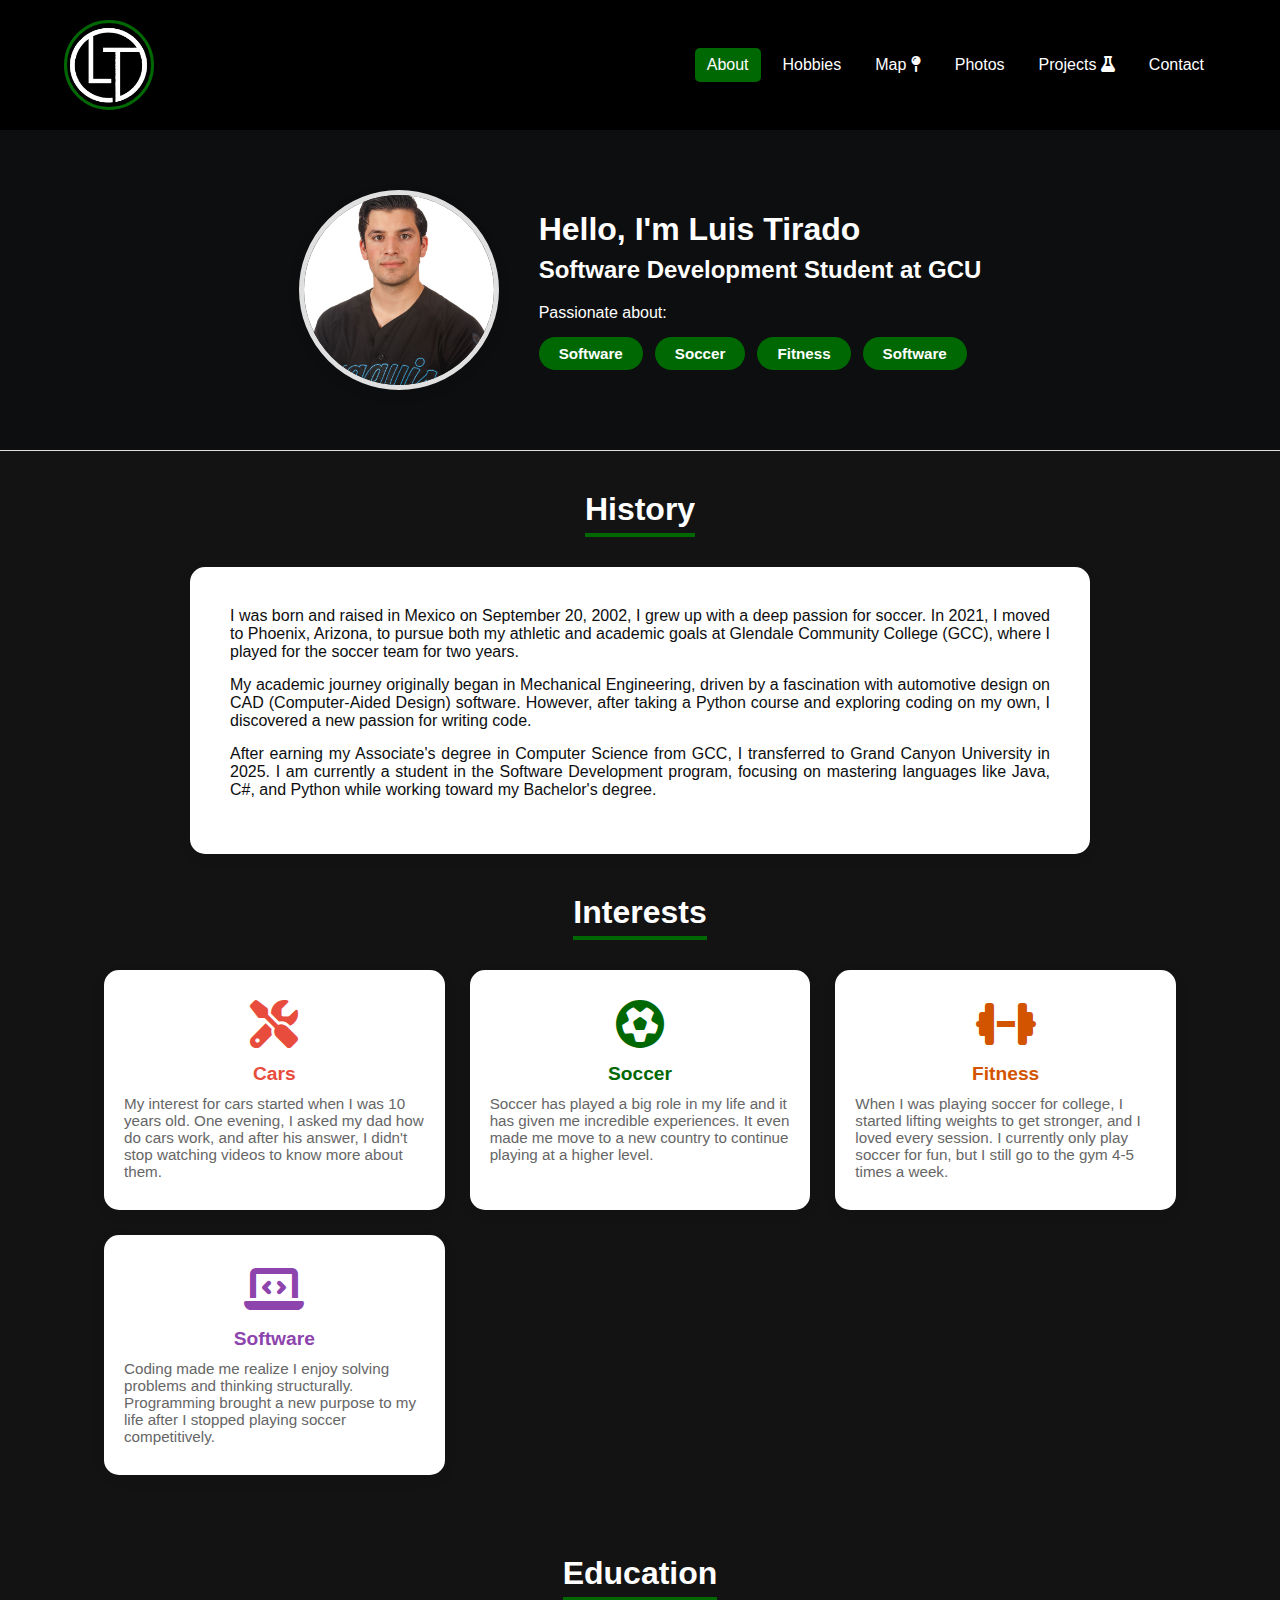
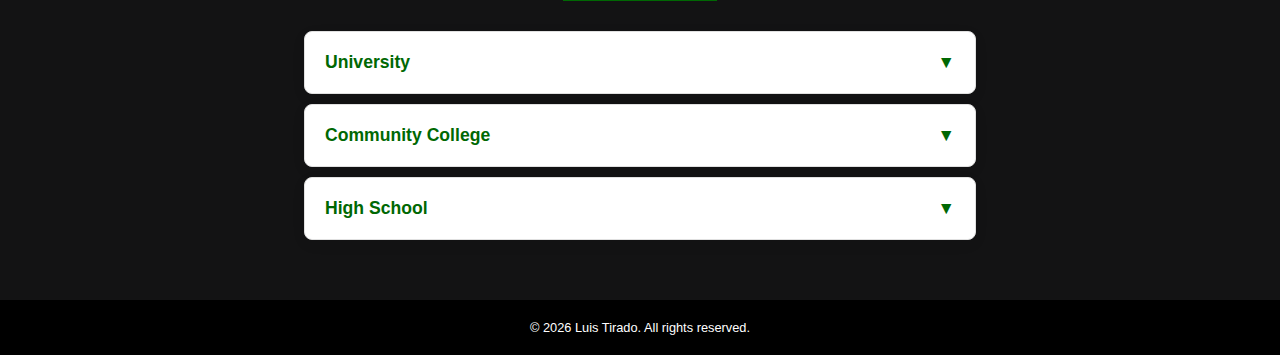
<file: index.html>
<!DOCTYPE html>
<html lang="en">

<head>
    <meta charset="UTF-8">
    <meta name="viewport" content="width=device-width, initial-scale=1.0">
    <title>About Me | Luis Tirado</title>

    <!-- Icons -->
    <link rel="stylesheet" href="https://cdnjs.cloudflare.com/ajax/libs/font-awesome/6.5.1/css/all.min.css">

    <!-- Bootstrap -->
    <link href="https://cdn.jsdelivr.net/npm/bootstrap@5.3.8/dist/css/bootstrap.min.css" rel="stylesheet"
        integrity="sha384-sRIl4kxILFvY47J16cr9ZwB07vP4J8+LH7qKQnuqkuIAvNWLzeN8tE5YBujZqJLB" crossorigin="anonymous">

    <!-- Linked to external CSS -->
    <link rel="stylesheet" id="theme-link" href="css/mysite.css">
</head>

<body>
    <div id="header-placeholder"></div>

    <main>
        <!-- Introduction Section -->
        <section class="hero">
            <div>
                <img src="img/LuisTirado.jpg" class="profile-pic" alt="Luis Tirado photo">
            </div>
            <div class="hero-text">
                <h1>Hello, I'm Luis Tirado</h1>
                <h2>Software Development Student at GCU</h2>
                <p>Passionate about:</p>
                <ul class="passion-pills">
                    <li class="pill-software">Software</li>
                    <li class="pill-soccer"><a href="photos.html#photos-soccer">Soccer</a></li>
                    <li class=" pill-fitness">Fitness</li>
                    <li class="pill-cars"><a href="projects.html">Software</a></li>
                </ul>
            </div>
        </section>

        <!-- History Section -->
        <section>
            <div class="section-title">
                <h2>History</h2>
            </div>
            <div class="history-box">
                <p>
                    I was born and raised in Mexico on September 20, 2002, I grew up with a deep passion for
                    soccer. In
                    2021, I moved to Phoenix, Arizona, to pursue both my athletic and academic goals at Glendale
                    Community College (GCC), where I played for the soccer team for two years.
                </p>
                <p>
                    My academic journey originally began in Mechanical Engineering, driven by a fascination with
                    automotive design on CAD (Computer-Aided Design) software. However, after taking a Python
                    course and
                    exploring coding on my own, I discovered a new passion for writing code.
                </p>
                <p>
                    After earning my Associate's degree in Computer Science from GCC, I transferred to Grand
                    Canyon
                    University in 2025. I am currently a student in the Software Development program, focusing
                    on
                    mastering languages like Java, C#, and Python while working toward my Bachelor's degree.
                </p>
            </div>
        </section>

        <!-- Interests Section -->
        <section>
            <div class="section-title">
                <h2>Interests</h2>
            </div>
            <div class="grid-container">
                <article class="card cars">
                    <i class="fa-solid fa-screwdriver-wrench"></i>
                    <h3>Cars</h3>
                    <p>My interest for cars started when I was 10 years old. One evening, I asked my dad how do
                        cars
                        work, and after his answer, I didn't stop watching videos to know more about them.</p>
                </article>

                <article class="card soccer">
                    <i class="fa-solid fa-futbol"></i>
                    <h3>Soccer</h3>
                    <p>Soccer has played a big role in my life and it has given me incredible experiences. It
                        even made
                        me move to a new country to continue playing at a higher level.</p>
                </article>

                <article class="card fitness">
                    <i class="fa-solid fa-dumbbell"></i>
                    <h3>Fitness</h3>
                    <p>When I was playing soccer for college, I started lifting weights to get stronger, and I
                        loved
                        every session. I currently only play soccer for fun, but I still go to the gym 4-5 times
                        a week.
                    </p>
                </article>

                <article class="card software">
                    <i class="fa-solid fa-laptop-code"></i>
                    <h3>Software</h3>
                    <p>Coding made me realize I enjoy solving problems and thinking structurally. Programming
                        brought a
                        new purpose to my life after I stopped playing soccer competitively.</p>
                </article>
            </div>
        </section>

        <!-- Education Section -->
        <section>
            <div class="section-title">
                <h2>Education</h2>
            </div>
            <div class="accordion-container">
                <!-- University -->
                <details>
                    <summary class="univ">University</summary>
                    <div class="details-content university-info">
                        <p>
                            I am currently a full-time student at Grand Canyon University (GCU) working toward
                            my
                            Bachelor's
                            degree in Software Development. My graduation date is expected to be in Summer 2027.
                        </p>
                        <img src="img/gcu_logo.png" alt="Grand Canyon University Logo" class="school-logo">
                    </div>
                </details>

                <!-- Community College -->
                <details>
                    <summary class="cc">Community College</summary>
                    <div class="details-content university-info">
                        <p>
                            Started my journey in Mechanical Engineering, but switched to Computer Science, and
                            earned
                            my
                            Associate degree in 2025.
                        </p>
                        <img src="img/gcc_logo.png" alt="Glendale Community College Logo" class="school-logo">
                    </div>
                </details>

                <!-- High School -->
                <details>
                    <summary>High School</summary>
                    <div class="details-content">
                        <p>
                            Graduated from a Mexican high school in 2020 with a virtual commencement ceremony
                            held due
                            to
                            the COVID-19 pandemic.
                        </p>
                        <img src="img/sanpa_logo.png" alt="San Patricio Logo" class="school-logo">
                    </div>
                </details>
            </div>
        </section>
    </main>

    <!-- Insert footer -->
    <div id="footer-placeholder"></div>

    <!-- JavaScript -->
    <script src="https://cdn.jsdelivr.net/npm/bootstrap@5.3.8/dist/js/bootstrap.min.js"
        integrity="sha384-G/EV+4j2dNv+tEPo3++6LCgdCROaejBqfUeNjuKAiuXbjrxilcCdDz6ZAVfHWe1Y"
        crossorigin="anonymous"></script>
    <script src="js/main.js"></script>

</body>

</html>
</file>
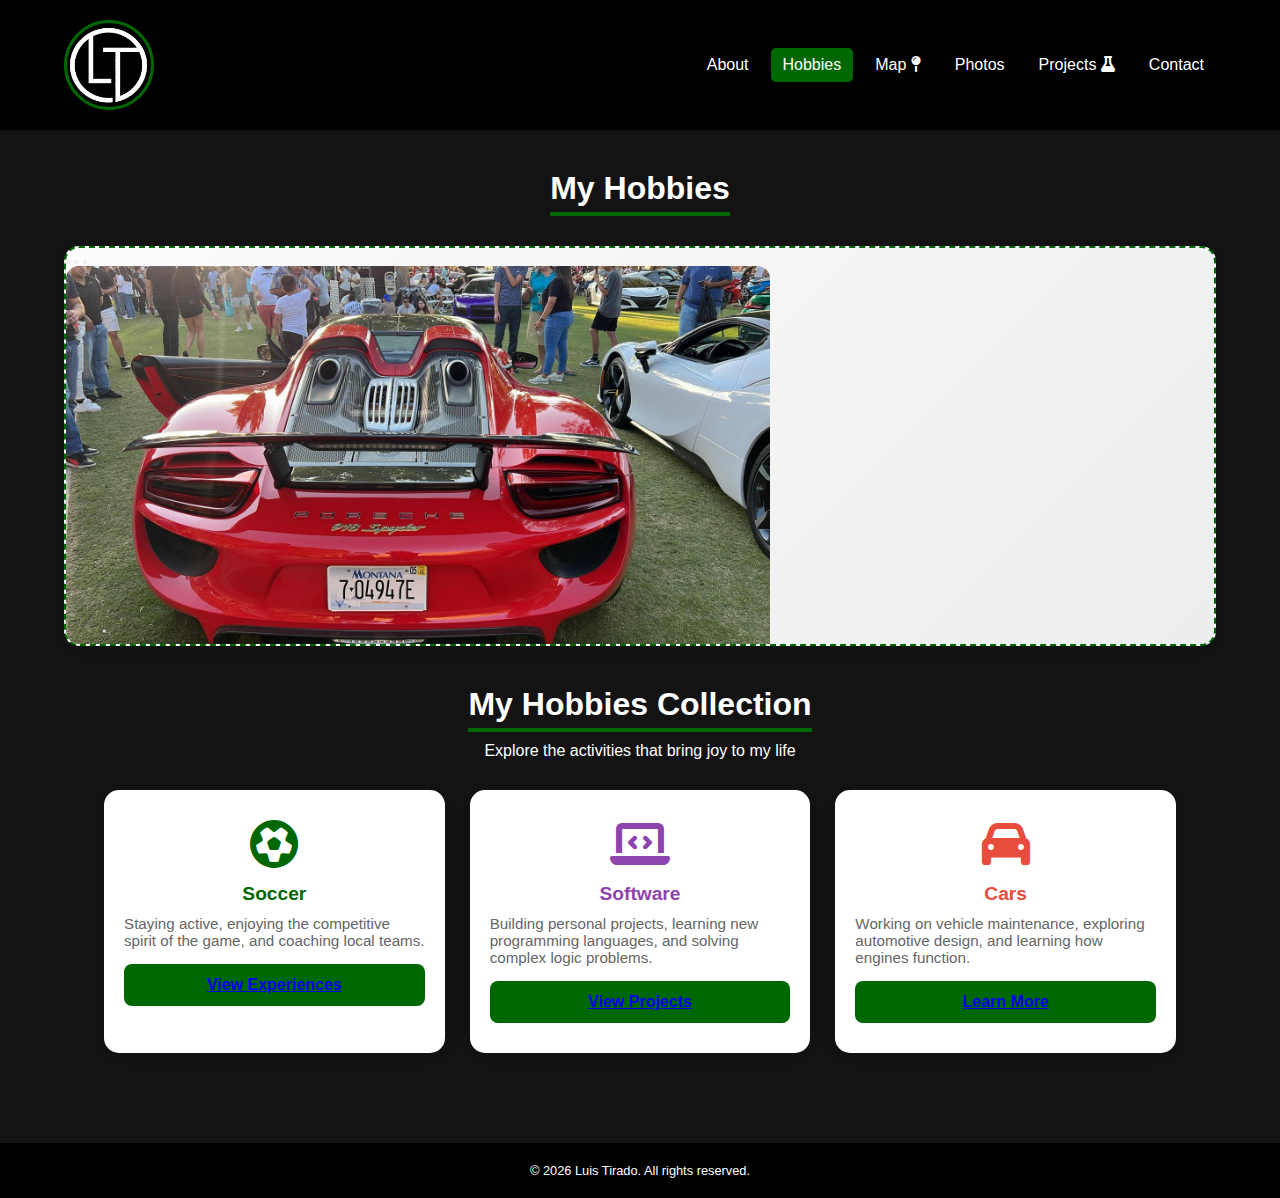
<file: hobbies.html>
<!DOCTYPE html>
<html lang="en">

<head>
    <meta charset="UTF-8">
    <meta name="viewport" content="width=device-width, initial-scale=1.0">
    <title>Hobbies | Luis Tirado</title>

    <!-- Bootstrap -->
    <link href="https://cdn.jsdelivr.net/npm/bootstrap@5.3.8/dist/css/bootstrap.min.css" rel="stylesheet"
        integrity="sha384-sRIl4kxILFvY47J16cr9ZwB07vP4J8+LH7qKQnuqkuIAvNWLzeN8tE5YBujZqJLB" crossorigin="anonymous">

    <!-- Linked to external CSS -->
    <link rel="stylesheet" id="theme-link" href="css/mysite.css">

    <!-- JQuery Script -->
    <script src="https://code.jquery.com/jquery-3.7.1.min.js"></script>
    <!-- Link to Icons -->
    <link rel="stylesheet" href="https://cdnjs.cloudflare.com/ajax/libs/font-awesome/6.5.1/css/all.min.css">
</head>

<body>
    <!-- Header -->
    <div id="header-placeholder"></div>

    <main>
        <div class="section-title">
            <h2>My Hobbies</h2>
        </div>

        <!-- PLACEHOLDER -->
        <!-- <div class="placeholder-box placeholder-slider">
            <i class="fa-solid fa-images"></i>
            <span>Featured Hobbies Showcase</span>
            <div class="carousel-dots">
                <span class="active"></span>
                <span></span>
                <span></span>
            </div>
        </div> -->

        <div id="carouselExampleIndicators" class="carousel slide">
            <div class="carousel-indicators">
                <button type="button" data-bs-target="#carouselExampleIndicators" data-bs-slide-to="0" class="active"
                    aria-current="true" aria-label="Slide 1"></button>
                <button type="button" data-bs-target="#carouselExampleIndicators" data-bs-slide-to="1"
                    aria-label="Slide 2"></button>
                <button type="button" data-bs-target="#carouselExampleIndicators" data-bs-slide-to="2"
                    aria-label="Slide 3"></button>
            </div>
            <!-- Images inside the Carousel -->
            <div class="carousel-inner">
                <div class="carousel-item active">
                    <img src="img/hobbies/redCar.jpeg" class="d-block w-100" alt="...">
                </div>
                <div class="carousel-item">
                    <img src="img/hobbies/setup.jpeg" class="d-block w-100" alt="...">
                </div>
                <div class="carousel-item">
                    <img src="img/hobbies/coaching.jpeg" class="d-block w-100" alt="...">
                </div>
            </div>
            <button class="carousel-control-prev" type="button" data-bs-target="#carouselExampleIndicators"
                data-bs-slide="prev">
                <span class="carousel-control-prev-icon" aria-hidden="true"></span>
                <span class="visually-hidden">Previous</span>
            </button>
            <button class="carousel-control-next" type="button" data-bs-target="#carouselExampleIndicators"
                data-bs-slide="next">
                <span class="carousel-control-next-icon" aria-hidden="true"></span>
                <span class="visually-hidden">Next</span>
            </button>
        </div>

        <div class="section-title">
            <h2>My Hobbies Collection</h2>
            <p>Explore the activities that bring joy to my life</p>
        </div>

        <div class="grid-container">
            <article class="card soccer">
                <i class="fa-solid fa-futbol"></i>
                <h3>Soccer</h3>
                <p>Staying active, enjoying the competitive spirit of the game, and coaching local teams.</p>
                <button class="btn"><a href="photos.html">View Experiences</a></button>
            </article>
            <article class="card software">
                <i class="fa-solid fa-laptop-code"></i>
                <h3>Software</h3>
                <p>Building personal projects, learning new programming languages, and solving complex logic problems.
                </p>
                <button class="btn"><a href="projects.html">View Projects</a></button>
            </article>
            <article class="card cars">
                <i class="fa-solid fa-car"></i>
                <h3>Cars</h3>
                <p>Working on vehicle maintenance, exploring automotive design, and learning how engines function.</p>
                <button class="btn"><a href="automotive-blog.html">Learn More</button></a>
            </article>
        </div>
    </main>

    <!-- Footer -->
    <div id="footer-placeholder"></div>

    <!-- JavaScript -->
    <script src="https://cdn.jsdelivr.net/npm/bootstrap@5.3.8/dist/js/bootstrap.min.js"
        integrity="sha384-G/EV+4j2dNv+tEPo3++6LCgdCROaejBqfUeNjuKAiuXbjrxilcCdDz6ZAVfHWe1Y"
        crossorigin="anonymous"></script>
    <script src="js/main.js"></script>
</body>

</html>
</file>
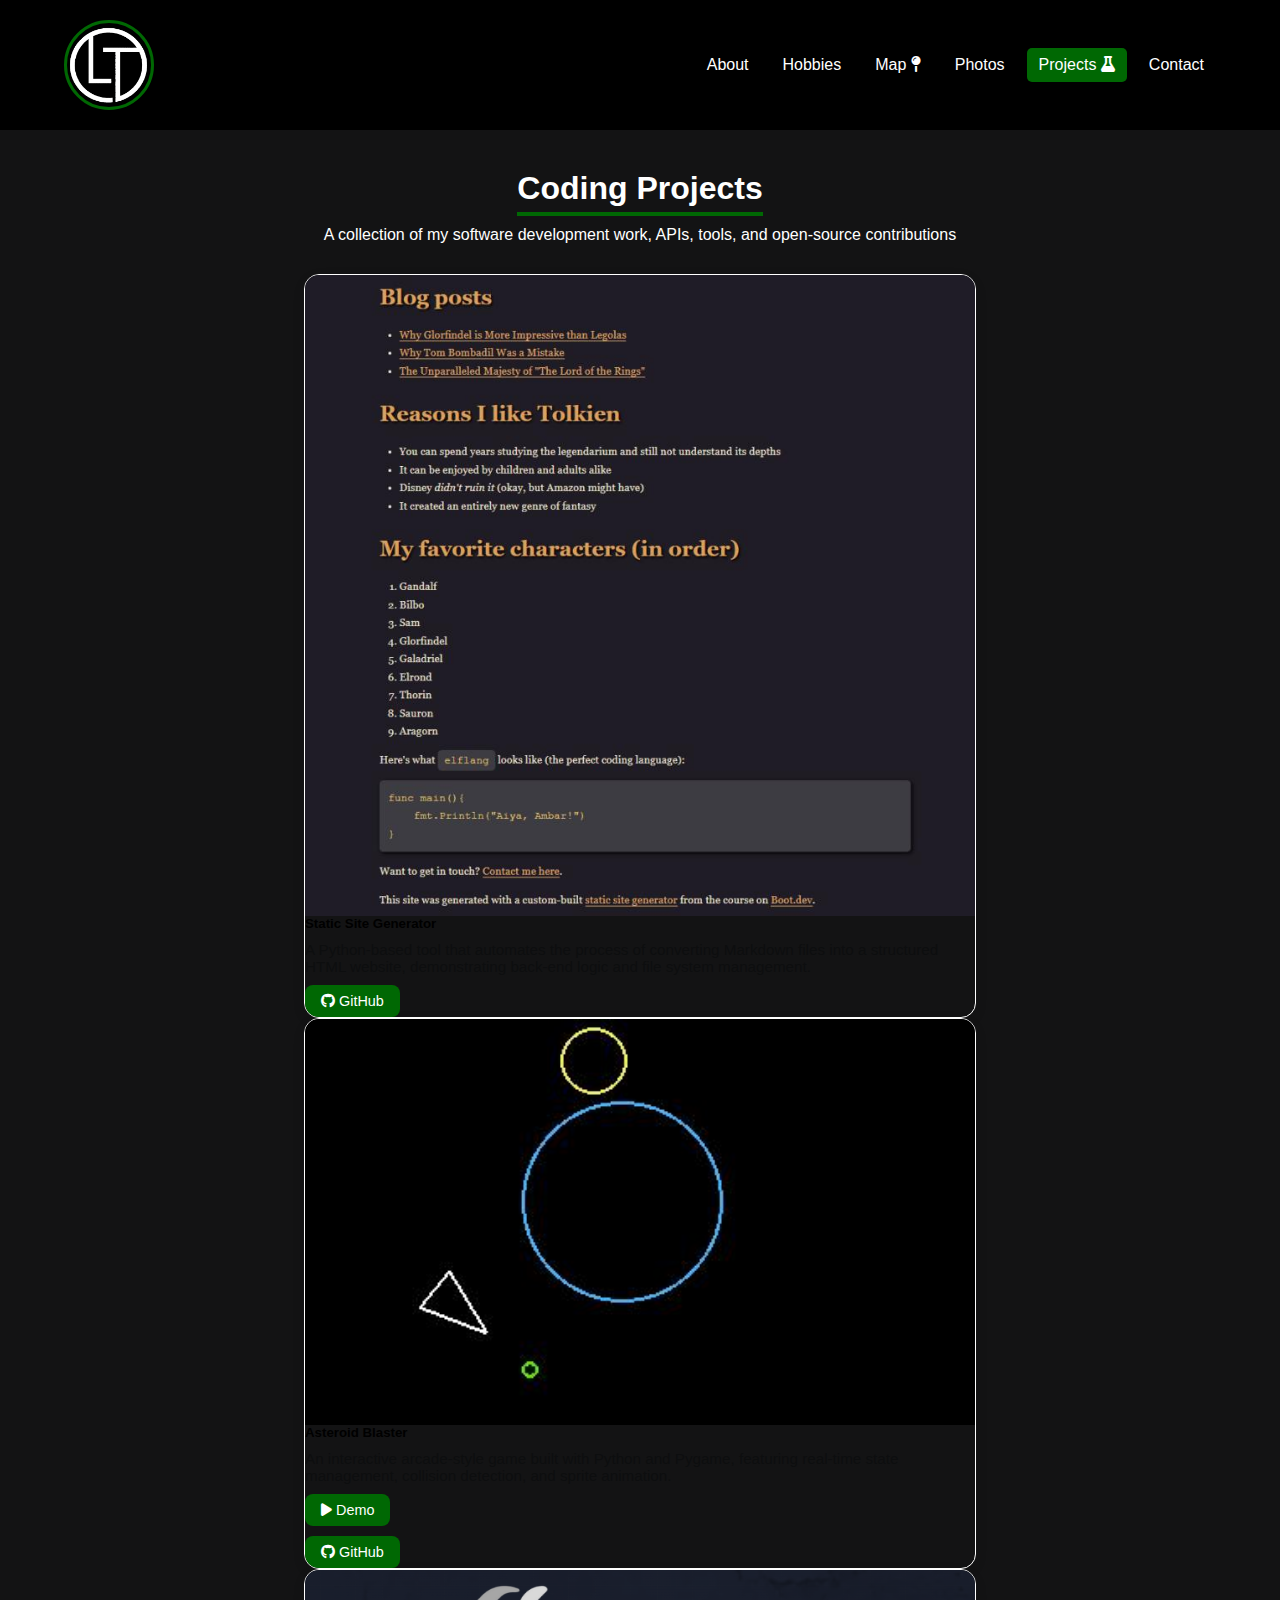
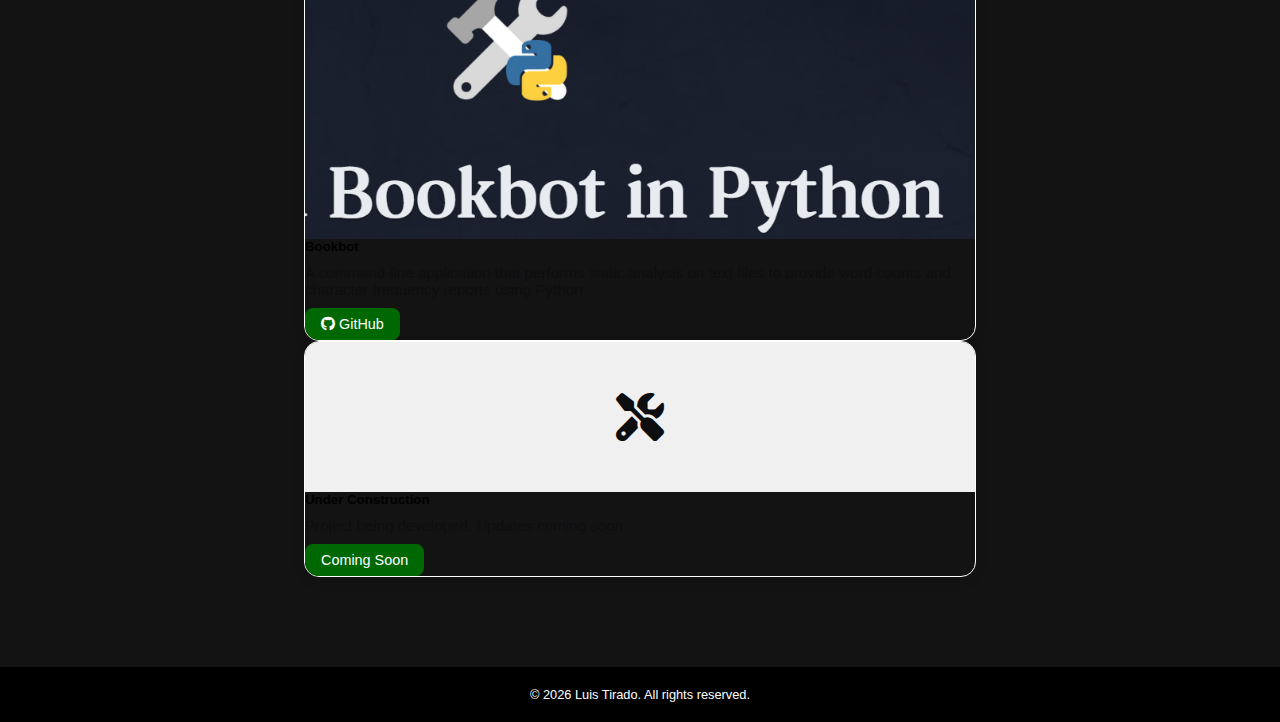
<file: projects.html>
<!DOCTYPE html>
<html lang="en">

<head>
    <meta charset="UTF-8">
    <meta name="viewport" content="width=device-width, initial-scale=1.0">
    <title>Coding Projects | Luis Tirado</title>

    <!-- Bootstrap -->
    <link href="https://cdn.jsdelivr.net/npm/bootstrap@5.3.8/dist/css/bootstrap.min.css" rel="stylesheet"
        integrity="sha384-sRIl4kxILFvY47J16cr9ZwB07vP4J8+LH7qKQnuqkuIAvNWLzeN8tE5YBujZqJLB" crossorigin="anonymous">
    <!-- Linked to external CSS -->
    <link rel="stylesheet" id="theme-link" href="css/mysite.css?v=2">
    <!-- Link to Icons -->
    <link rel="stylesheet" href="https://cdnjs.cloudflare.com/ajax/libs/font-awesome/6.5.1/css/all.min.css">

</head>

<body>
    <!-- Header -->
    <div id="header-placeholder"></div>

    <main>
        <!-- Projects Content (Populated with layout based on wireframes) -->
        <div class="section-title">
            <h2>Coding Projects</h2>
            <p>A collection of my software development work, APIs, tools, and open-source contributions</p>
        </div>

        <div class="projects-container">

            <!-- Project 1 - Static Site Generator -->
            <div class="card mb-3 project-card">
                <div class="row g-0">
                    <div class="col-md-4">
                        <img src="img/static-site.jpg" class="img-fluid rounded-start project-img"
                            alt="Static Site Generator">
                    </div>
                    <div class="col-md-8">
                        <div class="card-body">
                            <h5 class="card-title">Static Site Generator</h5>
                            <p class="card-text">A Python-based tool that automates the process of converting Markdown
                                files into a structured HTML website, demonstrating back-end logic and file system
                                management.</p>
                            <a href="https://github.com/luis-tirado/static_site_generator" target="_blank">
                                <button class="btn project-btn"><i class="fa-brands fa-github"></i> GitHub</button>
                            </a>
                        </div>
                    </div>
                </div>
            </div>

            <!-- Project 2 - Asteroid Blaster -->
            <div class="card mb-3 project-card">
                <div class="row g-0">
                    <div class="col-md-4">
                        <img src="img/asteroid.jpg" class="img-fluid rounded-start project-img" alt="Asteroid Blaster">
                    </div>
                    <div class="col-md-8">
                        <div class="card-body">
                            <h5 class="card-title">Asteroid Blaster</h5>
                            <p class="card-text">An interactive arcade-style game built with Python and Pygame,
                                featuring real-time state management, collision detection, and sprite animation.</p>
                            <button class="btn project-btn" id="openDemo"><i class="fa-solid fa-play"></i> Demo</button>
                            <dialog id="videoModal">
                                <button id="closeDemo">Close</button>
                                <video autoplay muted loop playsinline
                                    style="max-width: 100%; width: 600px; display: block;">
                                    <source src="media/asteroidDemo.mp4" type="video/mp4">
                                </video>
                            </dialog>
                            <a href="https://github.com/luis-tirado/asteroid_blaster" target="_blank">
                                <button class="btn project-btn"><i class="fa-brands fa-github"></i> GitHub</button>
                            </a>
                        </div>
                    </div>
                </div>
            </div>

            <!-- Project 3 - Bookbot -->
            <div class="card mb-3 project-card">
                <div class="row g-0">
                    <div class="col-md-4">
                        <img src="img/bookbot.png" class="img-fluid rounded-start project-img" alt="Bookbot">
                    </div>
                    <div class="col-md-8">
                        <div class="card-body">
                            <h5 class="card-title">Bookbot</h5>
                            <p class="card-text">A command-line application that performs static analysis on text files
                                to provide word counts and character frequency reports using Python.</p>
                            <a href="https://github.com/luis-tirado/bookbot" target="_blank">
                                <button class="btn project-btn"><i class="fa-brands fa-github"></i> GitHub</button>
                            </a>
                        </div>
                    </div>
                </div>
            </div>

            <!-- Coming Soon -->
            <div class="card mb-3 project-card">
                <div class="row g-0">
                    <div class="col-md-4 project-coming-soon">
                        <i class="fa-solid fa-tools"></i>
                    </div>
                    <div class="col-md-8">
                        <div class="card-body">
                            <h5 class="card-title">Under Construction</h5>
                            <p class="card-text">Project being developed. Updates coming soon.</p>
                            <button class="btn project-btn">Coming Soon</button>
                        </div>
                    </div>
                </div>
            </div>

        </div>
    </main>

    <!-- Footer -->
    <div id="footer-placeholder"></div>

    <!-- Link to external JS file -->
    <script src="https://cdn.jsdelivr.net/npm/bootstrap@5.3.8/dist/js/bootstrap.min.js"
        integrity="sha384-G/EV+4j2dNv+tEPo3++6LCgdCROaejBqfUeNjuKAiuXbjrxilcCdDz6ZAVfHWe1Y"
        crossorigin="anonymous"></script>
    <script src="js/main.js"></script>
</body>

</html>
</file>
<file: css/mysite.css>
@charset "UTF-8";
/* ... (previous :root and reset styles) ... */
* {
  margin: 0;
  padding: 0;
  box-sizing: border-box;
}

body {
  font-family: Arial, sans-serif;
  background-color: #131314;
  color: #0d0e0f;
}

img,
video {
  max-width: 100%;
  height: auto;
  display: block;
  /* Removes weird gaps below images */
}

/* Ensure that placeholders don't break the layout of specific items */
.profile-pic[src^="data:image/svg+xml"] {
  -o-object-fit: cover;
     object-fit: cover;
  background-color: #ecf0f1;
}

.logo img[src^="data:image/svg+xml"],
.school-logo[src^="data:image/svg+xml"] {
  padding: 10px;
  /* Gives the logo placeholder some breathing room */
  background-color: #ecf0f1;
}

/* === HEADER & NAVIGATION === */
header {
  background-color: #000000;
  padding: 20px 5%;
  display: flex;
  justify-content: space-between;
  align-items: center;
  position: sticky;
  top: 0;
  z-index: 1000;
}

.logo img {
  height: 90px;
  width: 90px;
  max-width: 90px;
  border: 3px solid #006803;
  border-radius: 100%;
}

nav {
  display: flex;
  gap: 10px;
  flex-wrap: wrap;
}

nav a {
  color: #ffffff;
  font-weight: 500;
  padding: 8px 12px;
  border-radius: 5px;
  transition: background-color 0.3s ease, color 0.3s ease;
  text-decoration: none;
}

nav a:hover,
nav a.active {
  background-color: #006803;
  color: #ffffff;
}

/* === BOOTSTRAP NAV OVERRIDE === */
.navbar {
  background-color: transparent;
  padding: 0;
}

.navbar .nav-link {
  color: #ffffff;
  font-weight: 500;
  padding: 8px 12px;
  border-radius: 5px;
  transition: background-color 0.3s ease, color 0.3s ease;
}

.navbar .nav-link:hover,
.navbar .nav-link.active {
  background-color: #006803;
  color: #ffffff;
}

.navbar .nav-item {
  margin: 0 10px;
}

/* === OFFCANVAS MENU === */
.offcanvas {
  background-color: #000000;
  width: 250px;
}

.offcanvas-title {
  color: #ffffff;
}

.offcanvas .nav-link {
  color: #ffffff;
  font-weight: 500;
  padding: 12px 16px;
  border-radius: 5px;
  transition: background-color 0.3s ease;
}

.offcanvas .nav-link:hover,
.offcanvas .nav-link.active {
  background-color: #006803;
}

.offcanvas-header {
  border-bottom: 1px solid #ffffff;
}

/* === MAIN CONTENT & FOOTER === */
main {
  min-height: calc(100vh - 250px);
  padding-bottom: 50px;
}

footer {
  background-color: #000000;
  color: #ffffff;
  text-align: center;
  padding: 20px;
  margin-top: auto;
  font-size: 0.8rem;
}

/* === TYPOGRAPHY & HEADINGS === */
.section-title {
  text-align: center;
  margin: 40px auto 30px;
  padding: 0 5%;
  color: #ffffff;
}
.section-title h2 {
  display: inline-block;
  font-size: 2rem;
  color: #ffffff;
  border-bottom: 4px solid #006803;
  padding-bottom: 5px;
}
.section-title p {
  margin-top: 10px;
}

/* === HERO & ABOUT SECTIONS === */
.hero {
  display: flex;
  align-items: center;
  justify-content: center;
  gap: 40px;
  padding: 60px 5%;
  background-color: #0d0e0f;
  border-bottom: 1px solid #e0e0e0;
  margin-bottom: 10px;
  color: #ffffff;
}
@media (max-width: 768px) {
  .hero {
    flex-direction: column;
    text-align: center;
  }
}
.hero .hero-text h1 {
  margin-bottom: 8px;
}
.hero .hero-text h2 {
  margin-bottom: 20px;
}
.hero .hero-text p {
  margin-bottom: 12px;
}
.hero .profile-pic {
  width: 200px;
  height: 200px;
  border-radius: 50%;
  -o-object-fit: cover;
     object-fit: cover;
  border: 5px solid #e0e0e0;
  box-shadow: 0 4px 15px rgba(0, 0, 0, 0.05);
  max-width: 200px;
}

.passion-pills {
  display: flex;
  gap: 12px;
  list-style: none;
  margin-top: 15px;
  flex-wrap: wrap;
}
@media (max-width: 768px) {
  .passion-pills {
    text-align: center;
    align-items: center;
  }
}
.passion-pills li {
  color: #ffffff;
  padding: 8px 20px;
  border-radius: 20px;
  font-size: 0.95rem;
  font-weight: bold;
  transition: transform 0.2s ease, filter 0.2s ease;
  align-items: center;
  cursor: default;
}
.passion-pills li a {
  text-decoration: none;
  color: #ffffff;
}
.passion-pills li.pill-cars {
  background-color: #006803;
}
.passion-pills li.pill-soccer {
  background-color: #006803;
}
.passion-pills li.pill-software {
  background-color: #006803;
}
.passion-pills li.pill-fitness {
  background-color: #006803;
}
.passion-pills li:hover {
  transform: scale(1.05);
  filter: brightness(1.1);
}

.history-box {
  background-color: #ffffff;
  padding: 40px;
  border-radius: 15px;
  max-width: 900px;
  margin: 0 auto;
  box-shadow: 0 4px 15px rgba(0, 0, 0, 0.05);
  text-align: justify;
}
.history-box p {
  margin-bottom: 15px;
}

/* === HOBBY/INTEREST CARDS (index.html, hobbies.html) === */
.grid-container {
  display: grid;
  grid-template-columns: repeat(auto-fit, minmax(280px, 1fr));
  gap: 25px;
  padding: 0 5% 40px;
  max-width: 1200px;
  margin: 0 auto;
}
.grid-container .card {
  background-color: #ffffff;
  padding: 30px 20px;
  border-radius: 15px;
  text-align: center;
  box-shadow: 0 4px 15px rgba(0, 0, 0, 0.05);
  transition: transform 0.3s ease, box-shadow 0.3s ease;
}
.grid-container .card i {
  font-size: 3rem;
  margin-bottom: 15px;
  display: inline-block;
}
.grid-container .card h3 {
  margin-bottom: 10px;
  font-size: 1.2rem;
}
.grid-container .card p {
  color: #666666;
  font-size: 0.95rem;
  text-align: left;
}
.grid-container .card .btn {
  display: block;
  width: 100%;
  margin-top: 15px;
  padding: 12px 20px;
  background-color: #006803;
  color: #ffffff;
  font-size: 1rem;
  font-weight: 600;
  border: none;
  border-radius: 8px;
  cursor: pointer;
  transition: background-color 0.3s ease, transform 0.2s ease;
}
.grid-container .card .btn:hover {
  transform: translateY(-3px);
}
.grid-container .card.cars h3, .grid-container .card.cars i {
  color: #e74c3c;
}
.grid-container .card.soccer h3, .grid-container .card.soccer i {
  color: #006803;
}
.grid-container .card.fitness h3, .grid-container .card.fitness i {
  color: #d35400;
}
.grid-container .card.software h3, .grid-container .card.software i {
  color: #8e44ad;
}

.accordion-container {
  max-width: 800px;
  margin: 0 auto;
  padding: 0 5%;
}

details {
  background-color: #ffffff;
  border: 1px solid #e0e0e0;
  border-radius: 8px;
  margin-bottom: 10px;
  overflow: hidden;
  box-shadow: 0 4px 15px rgba(0, 0, 0, 0.05);
}
details summary {
  padding: 20px;
  font-size: 1.1rem;
  font-weight: bold;
  color: #006803;
  cursor: pointer;
  display: flex;
  justify-content: space-between;
  align-items: center;
  list-style: none;
}
details summary::after {
  content: "▼";
  color: #006803;
}
details[open] .univ {
  color: #60269d;
}
details[open] .univ::after {
  color: #60269d;
}
details[open] .cc {
  color: #d92632;
}
details[open] .cc::after {
  color: #d92632;
}
details[open] summary::after {
  content: "▲";
}

.details-content {
  padding: 20px;
  color: #666666;
  border-top: 1px solid #e0e0e0;
  display: flex;
  align-items: center;
  gap: 20px;
}
.details-content p {
  flex: 1;
}
.details-content .school-logo {
  width: 100px;
  height: auto;
  border-radius: 8px;
  box-shadow: 0 4px 10px rgba(0, 0, 0, 0.1);
  flex-shrink: 0;
}
@media (max-width: 650px) {
  .details-content {
    flex-direction: column-reverse;
    text-align: center;
  }
}

.contact-container {
  max-width: 1100px;
  margin: 40px auto;
  padding: 0 5%;
  display: flex;
  gap: 40px;
  align-items: flex-start;
}
.contact-container .contact-sidebar {
  flex: 1;
  display: flex;
  flex-direction: column;
  gap: 30px;
}
.contact-container .contact-form {
  flex: 1.5;
  background-color: #ffffff;
  padding: 30px;
  border-radius: 15px;
  box-shadow: 0 4px 15px rgba(0, 0, 0, 0.05);
}
.contact-container .contact-form h3 {
  color: #000000;
  border-bottom: 2px solid #006803;
  padding-bottom: 8px;
  display: inline-block;
}
.contact-container .contact-form .form-group {
  margin-bottom: 20px;
}
.contact-container .contact-form .form-group label {
  display: block;
  margin-bottom: 8px;
  font-weight: bold;
  color: #000000;
}
.contact-container .contact-form .form-group input,
.contact-container .contact-form .form-group textarea {
  width: 100%;
  padding: 12px;
  border: 1px solid #e0e0e0;
  border-radius: 8px;
  font-family: inherit;
  box-sizing: border-box;
}
.contact-container .contact-form .form-group textarea {
  min-height: 120px;
  resize: vertical;
}
.contact-container .contact-form .form-group input:focus,
.contact-container .contact-form .form-group textarea:focus {
  outline: none;
  border-color: #006803;
}
.contact-container .contact-form .btn {
  width: 100%;
  background-color: #006803;
  color: #ffffff;
  padding: 14px 20px;
  border: none;
  border-radius: 8px;
  font-size: 1rem;
  font-weight: 600;
  cursor: pointer;
  transition: background-color 0.3s ease, transform 0.2s ease, box-shadow 0.3s ease;
  display: block;
  margin-top: 10px;
}
.contact-container .contact-form .btn:hover {
  background-color: #006803;
  transform: translateY(-2px);
  box-shadow: 0 5px 15px rgba(52, 152, 219, 0.3);
}
.contact-container .contact-form .btn:active {
  transform: translateY(0);
}
@media (max-width: 900px) {
  .contact-container {
    flex-direction: column;
  }
  .contact-container .contact-sidebar,
  .contact-container .contact-form {
    width: 100%;
  }
}

.contact-info {
  background-color: #ffffff;
  padding: 30px;
  border-radius: 15px;
  box-shadow: 0 4px 15px rgba(0, 0, 0, 0.05);
}
.contact-info h3 {
  color: #000000;
  border-bottom: 2px solid #006803;
  padding-bottom: 8px;
  display: inline-block;
}
.contact-info table {
  width: 100%;
  border-collapse: collapse;
  margin-top: 15px;
}
.contact-info table td {
  padding: 12px 0;
  border-bottom: 1px solid #e0e0e0;
  color: #666666;
}
.contact-info table td strong {
  color: #000000;
  margin-right: 8px;
}
.contact-info table tr:last-child td {
  border-bottom: none;
}

.social-connect {
  text-align: center;
}
.social-connect h3 {
  color: #ffffff;
}
.social-connect nav {
  display: flex;
  justify-content: center;
  gap: 15px;
  flex-wrap: wrap;
  margin-top: 15px;
}
.social-connect nav a {
  padding: 12px 20px;
  border-radius: 8px;
  color: #ffffff;
  font-weight: bold;
  text-decoration: none;
  display: flex;
  align-items: center;
  justify-content: center;
  gap: 10px;
  transition: opacity 0.3s ease, transform 0.2s ease;
  width: 150px;
}
.social-connect nav a.social-linkedin {
  background-color: #0077b5;
}
.social-connect nav a.social-facebook {
  background-color: #1877f2;
}
.social-connect nav a.social-instagram {
  background-color: #e4405f;
}
.social-connect nav a.social-github {
  background-color: #333333;
}
.social-connect nav a:hover {
  opacity: 0.85;
  transform: translateY(-3px);
}

/* === PHOTOS PAGE GRID === */
.photo-grid {
  display: grid;
  grid-template-columns: repeat(auto-fit, minmax(250px, 1fr));
  gap: 20px;
  padding: 0 5%;
  margin-bottom: 40px;
}
.photo-grid .button {
  padding: 10px 20px;
  border-radius: 20px;
  background-color: #006803;
  color: white;
}
.photo-grid figure {
  background: #ffffff;
  padding: 15px;
  border-radius: 15px;
  box-shadow: 0 4px 15px rgba(0, 0, 0, 0.05);
  text-align: center;
  margin: 0;
  transition: transform 0.3s ease;
}
.photo-grid figure:hover {
  transform: translateY(-5px);
}
.photo-grid figure img {
  width: 100%;
  height: 200px;
  -o-object-fit: cover;
     object-fit: cover;
  border-radius: 10px;
  margin-bottom: 10px;
  background-color: #f0f0f0;
}
.photo-grid figure video {
  width: 100%;
  height: 200px;
  -o-object-fit: cover;
     object-fit: cover;
  border-radius: 10px;
  margin-bottom: 10px;
  background-color: #f0f0f0;
}
.photo-grid figure figcaption {
  font-size: 0.95rem;
  color: #666666;
}

/* === PLACEHOLDER (Carousel) === */
.placeholder-box {
  height: 400px;
  border-radius: 15px;
  display: flex;
  flex-direction: column;
  align-items: center;
  justify-content: center;
  box-shadow: 0 4px 15px rgba(0, 0, 0, 0.05);
  margin: 0 5% 40px;
  font-size: 1.5rem;
  font-weight: bold;
  border: 2px dashed;
  background: linear-gradient(135deg, #fdfbfb 0%, #ebedee 100%);
}
.placeholder-box.placeholder-slider {
  border-color: #006803;
  color: #000000;
  position: relative;
}
.placeholder-box.placeholder-slider::before {
  content: "‹";
  position: absolute;
  left: 20px;
  font-size: 3rem;
  color: rgba(0, 0, 0, 0.1);
}
.placeholder-box.placeholder-slider::after {
  content: "›";
  position: absolute;
  right: 20px;
  font-size: 3rem;
  color: rgba(0, 0, 0, 0.1);
}

/* === CAROUSEL OVERRIDE === */
.carousel {
  height: 400px;
  border-radius: 15px;
  margin: 0 5% 40px;
  box-shadow: 0 4px 15px rgba(0, 0, 0, 0.05);
  overflow: hidden;
  background: linear-gradient(135deg, #fdfbfb 0%, #ebedee 100%);
  border: 2px dashed #006803;
}

.carousel-inner,
.carousel-item {
  height: 100%;
}

.carousel-item img {
  height: 100%;
  -o-object-fit: cover;
     object-fit: cover;
  border-radius: 13px;
}

/* === MODAL / VIDEO POPUP === */
.modal {
  display: none;
  /* Hidden by default */
  position: fixed;
  z-index: 2000;
  /* Sits on top of the sticky header */
  left: 0;
  top: 0;
  width: 100%;
  height: 100%;
  background-color: rgba(0, 0, 0, 0.85);
  /* Dark transparent background */
  align-items: center;
  justify-content: center;
  /* Class added by JavaScript to show the modal */
}
.modal.show {
  display: flex;
  animation: fadeIn 0.3s ease;
}
.modal .modal-content {
  position: relative;
  background-color: #ffffff;
  padding: 20px;
  border-radius: 15px;
  max-width: 500px;
  width: 90%;
  box-shadow: 0 4px 15px rgba(0, 0, 0, 0.05);
}
.modal .modal-content .close-btn {
  position: absolute;
  top: -15px;
  right: -15px;
  background: #e74c3c;
  /* Red close button */
  color: #ffffff;
  border: none;
  border-radius: 50%;
  width: 35px;
  height: 35px;
  font-size: 1.2rem;
  cursor: pointer;
  display: flex;
  align-items: center;
  justify-content: center;
  box-shadow: 0 4px 15px rgba(0, 0, 0, 0.05);
  transition: transform 0.2s;
}
.modal .modal-content .close-btn:hover {
  transform: scale(1.1);
}
.modal .modal-content .video-container {
  position: relative;
  padding-bottom: 56.25%;
  /* 16:9 aspect ratio */
  height: 0;
  overflow: hidden;
  border-radius: 10px;
  background: #0d0e0f;
}
.modal .modal-content .video-container iframe,
.modal .modal-content .video-container video {
  position: absolute;
  top: 0;
  left: 0;
  width: 100%;
  height: 100%;
  border: none;
}

@keyframes fadeIn {
  from {
    opacity: 0;
    transform: scale(0.95);
  }
  to {
    opacity: 1;
    transform: scale(1);
  }
}
/* === MAP === */
#interactive-map {
  height: 500px;
  width: 100%;
  border-radius: 15px;
  box-shadow: 0 4px 15px rgba(0, 0, 0, 0.05);
  z-index: 1;
}

/* Container for the map to keep it aligned with site */
.map-container {
  max-width: 1000px;
  margin: 0 auto;
  padding: 0 5%;
}

/* === PROJECTS PAGE === */
.projects-container {
  max-width: 800px;
  margin: 0 auto;
  padding: 0 5% 40px;
}

.project-card {
  border-radius: 15px;
  overflow: hidden;
  box-shadow: 0 4px 15px rgba(0, 0, 0, 0.05);
  border: 1px solid #ffffff;
}

.project-card .card-title {
  font-weight: bold;
  color: #000000;
}

.project-card .card-text {
  color: #0d0e0f;
  font-size: 0.95rem;
}

.project-card .card-body {
  display: flex;
  flex-direction: column;
  justify-content: center;
  gap: 10px;
}

.project-img {
  width: 100%;
  height: 100%;
  -o-object-fit: cover;
     object-fit: cover;
  -o-object-position: left;
     object-position: left;
}

.project-coming-soon {
  display: flex;
  align-items: center;
  justify-content: center;
  background-color: #f0f0f0;
  font-size: 3rem;
  color: #0d0e0f;
  min-height: 150px;
}

.project-btn {
  width: -moz-fit-content;
  width: fit-content;
  padding: 8px 16px;
  font-size: 0.9rem;
  background-color: #006803;
  color: #ffffff;
  border: none;
  border-radius: 8px;
  cursor: pointer;
  transition: background-color 0.3s ease, transform 0.2s ease;
  margin-right: 8px;
}

.project-btn:hover {
  background-color: #006803;
  transform: translateY(-2px);
  color: #ffffff;
}
</file>
